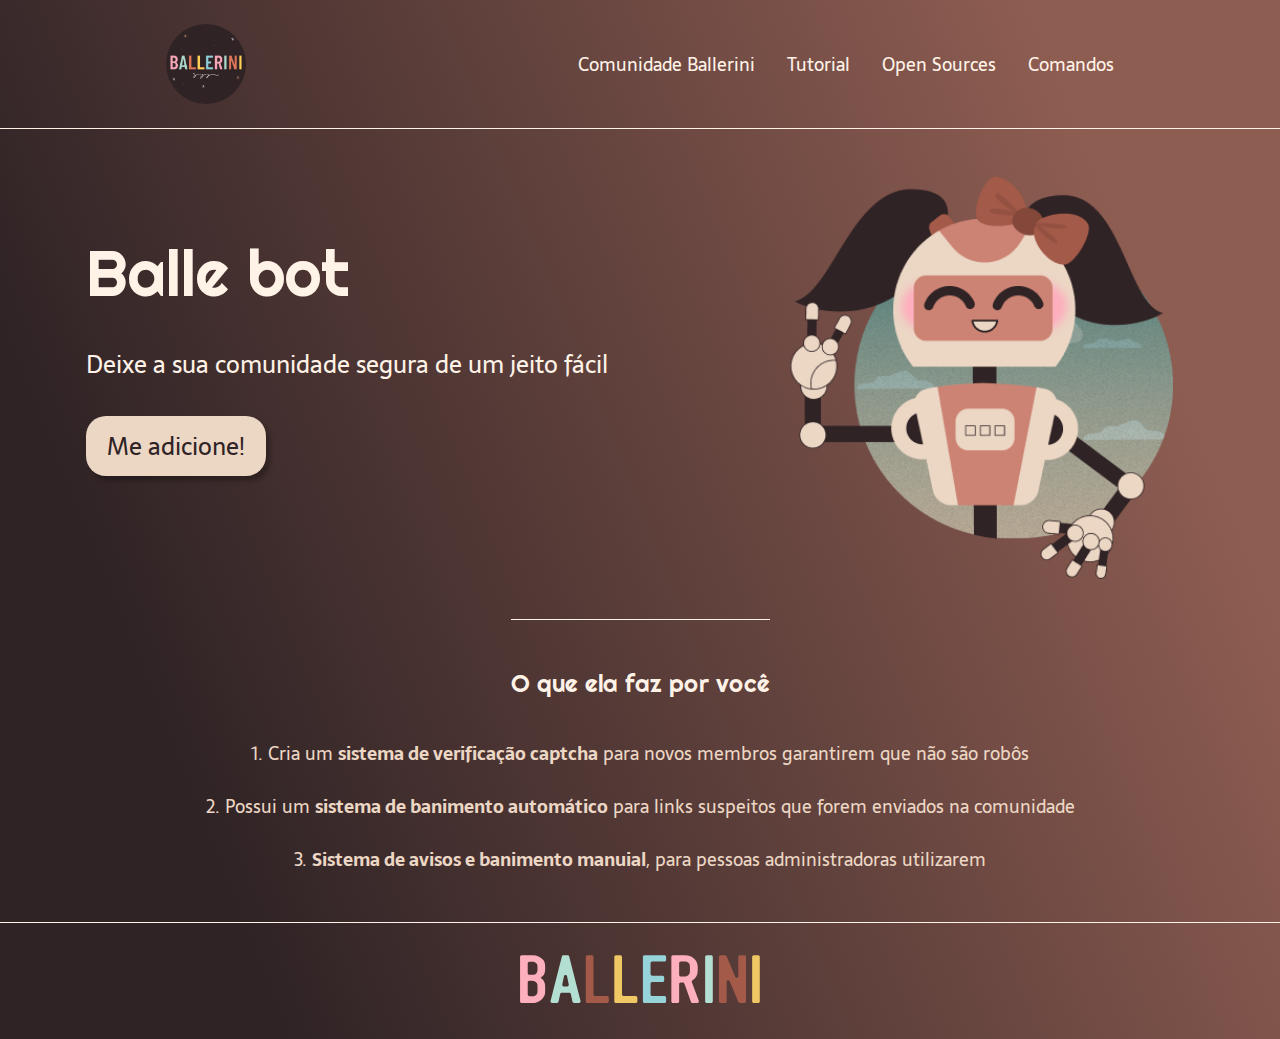
<file: projeto1/index.html>
<!DOCTYPE html>
<html lang="pt-BR">
<head>
    <meta charset="UTF-8">
    <meta http-equiv="X-UA-Compatible" content="IE=edge">
    <meta name="viewport" content="width=device-width, initial-scale=1.0">
    <link rel="stylesheet" href="css/style.css">
    <link rel="preconnect" href="https://fonts.googleapis.com">
    <link rel="preconnect" href="https://fonts.gstatic.com" crossorigin>
    <link href="https://fonts.googleapis.com/css2?family=Righteous&family=Sarala:wght@400;700&display=swap" rel="stylesheet">
    <title>PROJETO1</title>
</head>
<body>
    <header class="header">
        <img src="img/logo.png" alt="Logo" class="logo">
        <nav id="navbar">
            <a href="#" class="header-item">Comunidade Ballerini</a>
            <a href="#" class="header-item">Tutorial</a>
            <a href="#" class="header-item">Open Sources</a>
            <a href="#" class="header-item">Comandos</a>
        </nav>
    </header>
    <main class="conteudo">
        <section class="conteudo-principal">
            <div class="conteudo-principal-escrito">
                <h1 class="conteudo-principal-escrito-titulo">Balle bot</h1>
                <h2 class="conteudo-principal-escrito-subtitulo">Deixe a sua comunidade segura de um jeito fácil</h2>
                <button class="conteudo-principal-escrito-butao">Me adicione!</button>
            </div>
            <img src="img/balle bot.png" alt="imagem da balebot" class="img-ballebot">
        </section>
        <section class="conteudo-secundario">
            <h3 class="conteudo-secundario-titulo">O que ela faz por você</h3>
            <p class="conteudo-secundario-paragrafo">1. Cria um <strong>sistema de verificação captcha</strong> para novos membros garantirem que não são robôs</p>
            <p class="conteudo-secundario-paragrafo">2. Possui um <strong>sistema de banimento automático</strong> para links suspeitos que forem enviados na comunidade</p>
            <p class="conteudo-secundario-paragrafo">3. <strong>Sistema de avisos e banimento manuial</strong>, para pessoas administradoras utilizarem</p>
        </section>
    </main>
    <footer class="rodape">
        <img src="img/BALLERINI.svg" alt="" class="rodape-imagem">
    </footer>
</body>
</html>
</file>
<file: projeto1/css/style.css>
*{
    margin: 0;
    padding: 0;
    box-sizing: border-box;
    text-decoration: none;
}
body{
    font-size: 100%;
    background: linear-gradient(68.15deg, #2F2325 16.62%, #8E5D52 85.61%);
}
.logo{
    width: 80px;
    border-radius: 50%;
    height: 80px;
}
.header{
    display: flex;
    flex-direction: row;
    align-items: center;
    justify-content: space-around;
    padding: 24px 0;
}
#navbar{
    display: flex;
    gap: 32px;
}
.header-item:hover{
    color:  rgba(236, 214,  196, 0.53);
}
.header-item{
    font-family: 'Sarala', sans-serif;
    color: #FFF2E7;
    font-weight: 400;
    font-size: 18px;
}
.conteudo{
    border-top: 0.4px solid #FFF2E7;
    margin-bottom: 48px;
}
.conteudo-principal{
    display: flex;
    flex-direction: row;
    align-items: center;
    justify-content: space-around;
}
.conteudo-principal-escrito{
    display: flex;
    flex-direction: column;
    gap: 32px;
}
.conteudo-principal-escrito-titulo{
    font-family: 'Righteous', cursive;
    font-weight: 400;
    font-size: 64px;
    color: #FFF2E7;
}
.conteudo-principal-escrito-subtitulo{
    font-family: 'Sarala', sans-serif;
    font-weight: 400;
    font-size: 24px;
    color: #FFF2E7;
}
.conteudo-principal-escrito-butao{
    background-color: #ECD6C4;
    width: 180px;
    height: 60px;
    border-radius: 20px;
    border: none;
    box-shadow: 4px 5px 4px rgb(0, 0, 0, 0.25);
    font-family: 'Sarala', sans-serif;
    font-weight: 400;
    font-size: 24px;
    color: #2f2325;
    cursor: pointer;
    transition: ease .50s;
}
.conteudo-principal-escrito-butao:hover{
    background-color: rgba(236, 214,  196, 0.53);
    transform: scale(1.2);
    transition: ease .50s;
}
.img-ballebot{
    height: 450px;
}
.conteudo-secundario{
    display: flex;
    flex-direction: column;
    align-items: center;
    gap: 24px;
    margin-top: 40px;
}
.conteudo-secundario-titulo{
    border-top: 0.4px solid #FFF2E7;
    padding-top: 48px;
    font-family: 'Righteous', cursive;
    font-weight: 400;
    font-size: 24px;
    color: #FFF2E7;
    margin-bottom: 16px;
}
.conteudo-secundario-paragrafo{
    font-family: 'Sarala', sans-serif;
    font-weight: 400;
    font-size: 18px;
    color: #ECD6C4;
}
.rodape{
    padding: 32px;
    border-top: 0.4px solid #FFF2E7;
    text-align: center;
}
.rodape-imagem{
    height: 48px;
}
</file>
